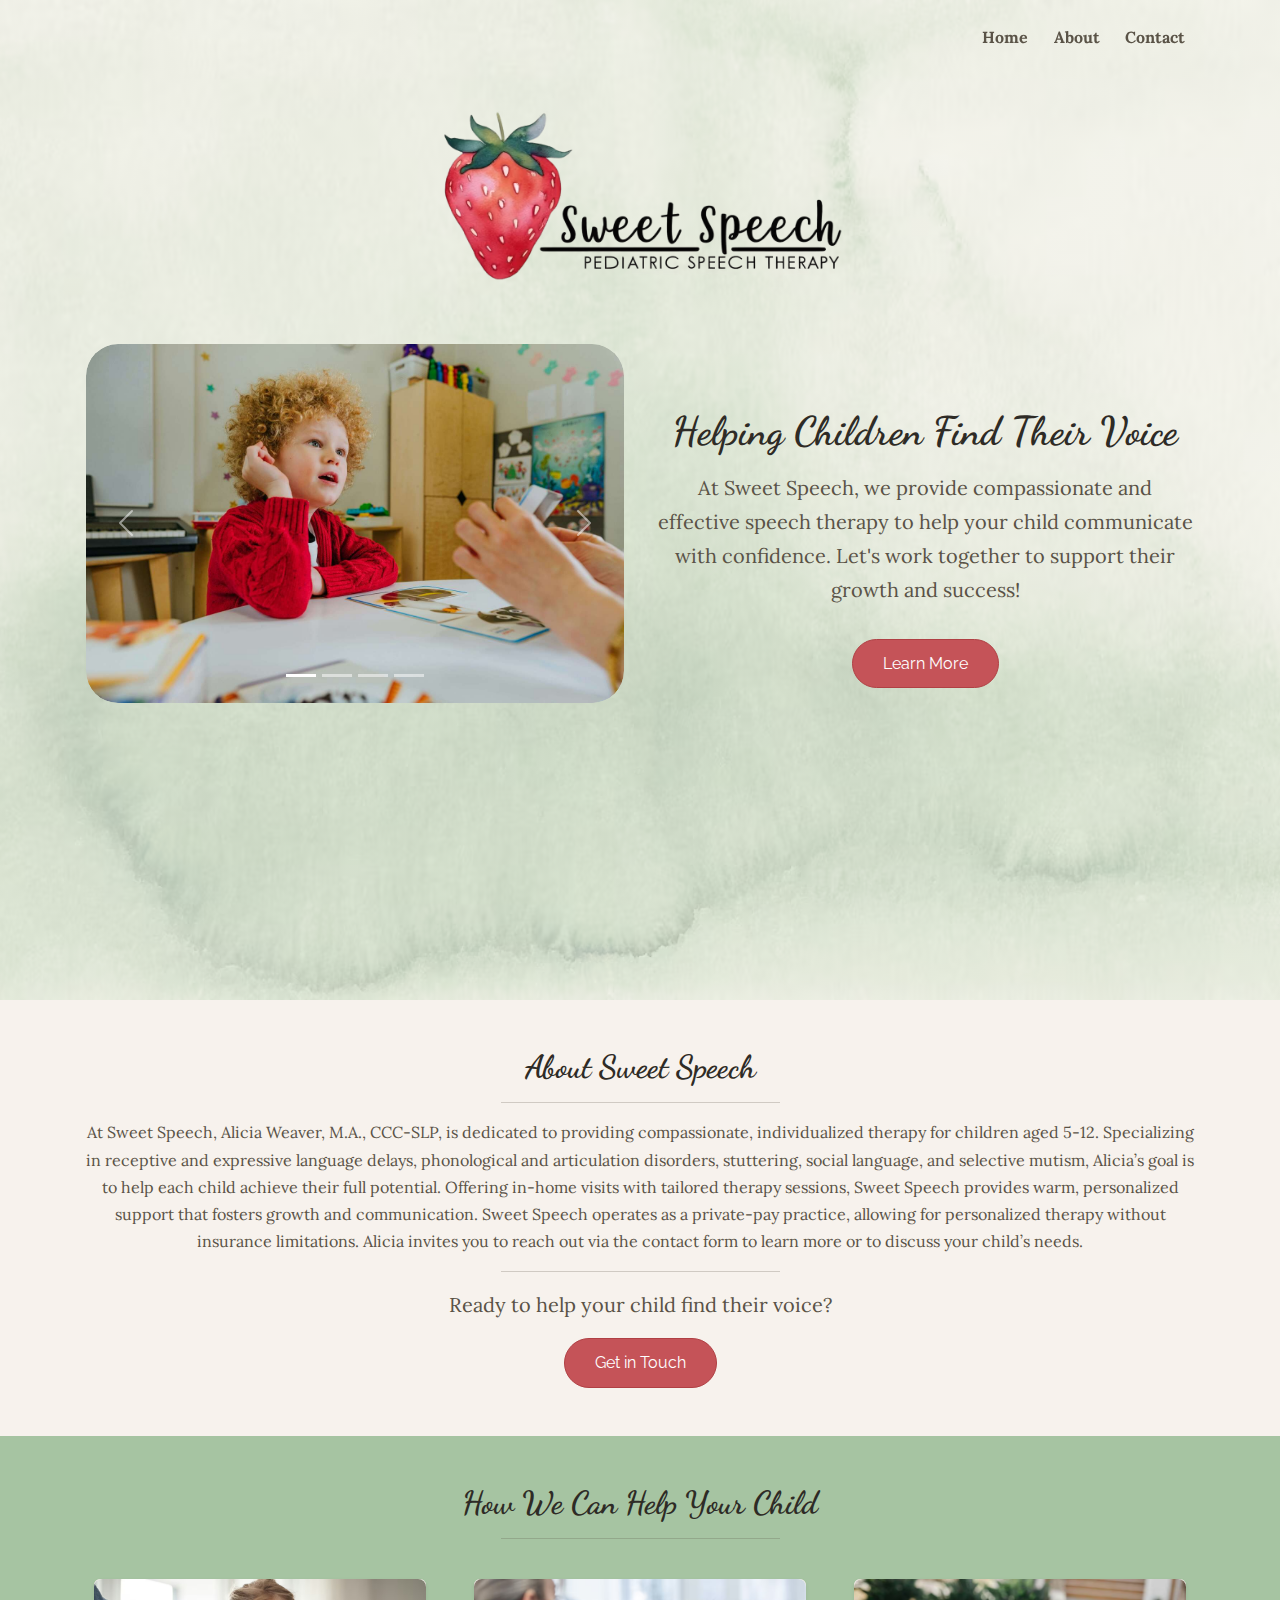
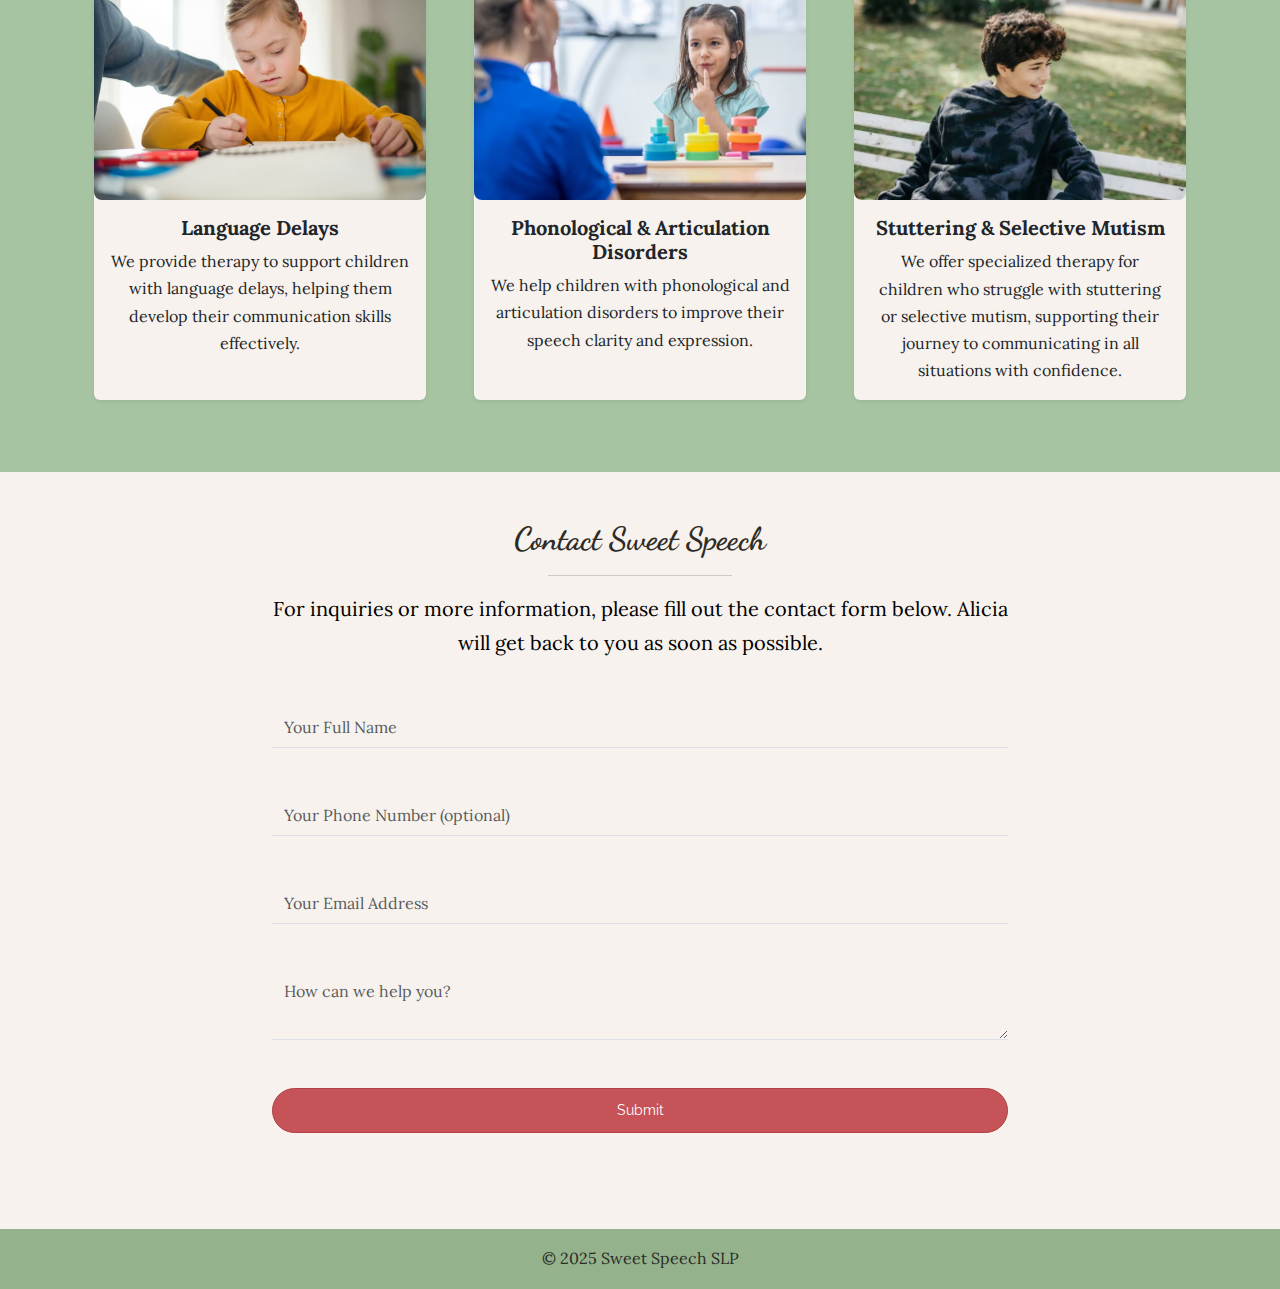
<file: index.html>
<!DOCTYPE html>
<html lang="en" data-theme="light">

<head>
  <meta charset="UTF-8" />
  <meta http-equiv="X-UA-Compatible" content="IE=edge" />
  <meta name="viewport" content="width=device-width, initial-scale=1.0" />

  <link rel="preconnect" href="https://fonts.googleapis.com">
  <link rel="preconnect" href="https://fonts.gstatic.com" crossorigin>
  <link
    href="https://fonts.googleapis.com/css2?family=Dancing+Script:wght@400;700&family=Lora:wght@400;700&family=Raleway:wght@400;700&display=swap"
    rel="stylesheet">
  <link rel="stylesheet" href="css/font-awesome.css" />
  <link rel="stylesheet" href="css/bootstrap.css" />
  <link rel="stylesheet" href="css/styles.css" />

  <title>Sweet Speech SLP - Pediatric Speech Therapy</title>
  <meta name="description"
    content="Sweet Speech SLP offers professional pediatric speech therapy services with a focus on language delays, phonological disorders, articulation issues, and more. Helping school-age children improve speech, language, and communication skills." />
  <meta name="keywords"
    content="speech therapy, pediatric speech therapy, language delays, articulation disorders, stuttering, selective mutism, auditory processing, school-age children, therapy for children" />
  <meta name="robots" content="index, follow" />

  <meta property="og:title" content="Sweet Speech SLP - Pediatric Speech Therapy" />
  <meta property="og:description"
    content="Sweet Speech SLP offers personalized pediatric speech therapy for children aged 6-12, specializing in language delays, stuttering, and articulation disorders." />
  <meta property="og:image" content="https://www.sweetspeechslp.com/images/sweet_speech_og.avif" />
  <meta property="og:url" content="https://www.sweetspeechslp.com" />
  <meta property="og:type" content="website" />

  <meta name="twitter:card" content="summary_large_image" />
  <meta name="twitter:title" content="Sweet Speech SLP - Pediatric Speech Therapy" />
  <meta name="twitter:description"
    content="Sweet Speech SLP offers professional pediatric speech therapy services with a focus on language delays, phonological disorders, articulation issues, and more. Helping school-age children improve speech, language, and communication skills." />
  <meta name="twitter:image" content="https://www.sweetspeechslp.com/images/sweet_speech_og.avif" />
</head>

<body id="home">

  <!--Home-->
  <nav class="navbar navbar-expand-lg fixed-top" id="navbar">
    <div class="container">
      <button class="navbar-toggler ms-auto" type="button" data-bs-toggle="collapse" data-bs-target="#navbarNavDropdown"
        aria-controls="navbarNavDropdown" aria-expanded="false" aria-label="Toggle navigation" onclick="toggleNavbar()">
        <span class="navbar-toggler-icon"></span>
      </button>
      <div class="collapse navbar-collapse" id="navbarNavDropdown">
        <ul class="navbar-nav ms-auto">
          <li class="nav-item">
            <a class="nav-link lead" aria-current="page" href="#home">Home</a>
          </li>
          <li class="nav-item">
            <a class="nav-link lead" href="./about.html">About</a>
          </li>
          <li class="nav-item">
            <a class="nav-link lead" href="#contact">Contact</a>
          </li>
        </ul>
      </div>
    </div>
  </nav>

  <!--Header-->
  <header class="header py-4 py-lg-6 vh-100">
    <div class="container">
      <div class="row mb-5 text-center">
        <div class="col-12 d-flex justify-content-center align-items-center pt-4 pt-md-5 pt-lg-0 pb-3 pb-md-5">
          <div class="header-img-wrapper overflow-hidden">
            <img class="header-image img-fluid" src="./images/sweetspeechlogonobg.avif" alt="Sweet Speech Logo">
          </div>
        </div>
        <div class="col-lg-6 d-flex justify-content-center align-items-center pb-5 px-3 px-md-5 px-lg-3">
          <div id="slider" class="carousel slide" data-bs-ride="carousel">
            <div class="carousel-indicators">
              <button class="active" type="button" data-bs-slide-to="0" data-bs-target="#slider" aria-current="true"
                aria-label="Slide 1"></button>
              <button type="button" data-bs-slide-to="1" data-bs-target="#slider" aria-label="Slide 2"></button>
              <button type="button" data-bs-slide-to="2" data-bs-target="#slider" aria-label="Slide 3"></button>
              <button type="button" data-bs-slide-to="3" data-bs-target="#slider" aria-label="Slide 4"></button>
            </div>
            <div class="carousel-inner rounded-5">
              <div class="carousel-item active">
                <img src="images/curly_speech.jpg" alt="child in speech" class="d-block w-100 rounded-5" />
              </div>
              <div class="carousel-item">
                <img src="images/kids_laughing.avif" alt="kids laughing on rug" class="d-block w-100 rounded-5" />
              </div>
              <div class="carousel-item">
                <img src="images/dino_boy.avif" alt="boy with dinosaurs" class="d-block w-100 rounded-5" />
              </div>
              <div class="carousel-item">
                <img src="images/student2.avif" alt="child in speech" class="d-block w-100 rounded-5" />
              </div>
            </div>
            <!-- Buttons -->
            <button class="carousel-control-prev" type="button" data-bs-slide="prev" data-bs-target="#slider">
              <span class="carousel-control-prev-icon"></span>
              <span class="visually-hidden">Previous</span>
            </button>
            <button class="carousel-control-next" type="button" data-bs-slide="next" data-bs-target="#slider">
              <span class="carousel-control-next-icon"></span>
              <span class="visually-hidden">Next</span>
            </button>
          </div>

        </div>
        <div class="col-lg-6 header-text d-flex flex-column align-items-center justify-content-center text-center px-3">
          <h1 class="display-6 fw-bold">Helping Children Find Their Voice</h1>
          <p class="fs-5">At Sweet Speech, we provide compassionate and effective speech therapy to help your child
            communicate with confidence. Let's work together to support their growth and success!</p>
          <a href="#info" class="btn btn-primary mt-3">Learn More</a>
        </div>
      </div>
    </div>
  </header>


  <!--Info-->
  <section class="info bg-light py-5" id="info">
    <div class="container">
      <div class="row">
        <div class="col-12 text-center">
          <h2>About Sweet Speech</h2>
          <hr class="w-25 mx-auto" />
          <p>At Sweet Speech, Alicia Weaver, M.A., CCC-SLP, is dedicated to providing compassionate, individualized
            therapy for children aged 5-12. Specializing in receptive and expressive language delays, phonological and
            articulation disorders, stuttering, social language, and selective mutism, Alicia’s goal is to help each
            child achieve their full potential. Offering in-home visits with tailored therapy sessions, Sweet Speech
            provides warm, personalized support that fosters growth and communication. Sweet Speech operates as a
            private-pay practice, allowing for personalized therapy without insurance limitations. Alicia invites you to
            reach out via the contact form to learn more or to discuss your child’s needs.</p>
          <hr class="w-25 mx-auto" />
          <p class="lead mb-0">Ready to help your child find their voice?</p>
          <a href="#contact" class="btn btn-primary mt-3">Get in Touch</a>
        </div>
      </div>
    </div>
  </section>

  <!--Services-->
  <section id="services" class="services py-5">
    <div class="container">
      <div class="row text-center mb-4">
        <div class="col-12">
          <h2 class="fw-bold text-dark">How We Can Help Your Child</h2>
          <hr class="w-25 mx-auto" />
        </div>
      </div>

      <div class="row">
        <div class="col-md-4 mb-4 px-4">
          <div class="card h-100 border-0 shadow-sm bg-light">
            <img src="images/girl_drawing.avif" class="card-img-top rounded-3" alt="girl drawing">
            <div class="card-body text-center">
              <h5 class="card-title">Language Delays</h5>
              <p class="card-text">We provide therapy to support children with language delays, helping them develop
                their communication skills effectively.</p>
            </div>
          </div>
        </div>

        <div class="col-md-4 mb-4 px-4">
          <div class="card h-100 border-0 shadow-sm bg-light">
            <img src="images/girl_artic.avif" class="card-img-top rounded-3" alt="girl in speech therapy">
            <div class="card-body text-center">
              <h5 class="card-title">Phonological & Articulation Disorders</h5>
              <p class="card-text">We help children with phonological and articulation disorders to improve their speech
                clarity and expression.</p>
            </div>
          </div>
        </div>

        <div class="col-md-4 mb-4 px-4">
          <div class="card h-100 border-0 bg-light shadow-sm">
            <img src="images/boy_side.avif" class="card-img-top rounded-3" alt="boy on bench">
            <div class="card-body text-center">
              <h5 class="card-title">Stuttering & Selective Mutism</h5>
              <p class="card-text">We offer specialized therapy for children who struggle with stuttering or selective
                mutism, supporting their journey to communicating in all situations with confidence.</p>
            </div>
          </div>
        </div>
      </div>
    </div>
  </section>


  <!-- Contact -->
  <section id="contact" class="contact bg-light py-5 px-3">
    <div class="container">
      <div class="row">
        <div class="col-md-8 offset-md-2">
          <div class="text-center mb-5">
            <h2 class="fw-bold">Contact Sweet Speech</h2>
            <hr class="w-25 mx-auto" />
            <p class="lead text-black">
              For inquiries or more information, please fill out the contact form below. Alicia will get back to you
              as soon as possible.
            </p>
          </div>

          <!-- Form -->
          <form name="contact" method="POST" data-netlify="true" data-netlify-recaptcha="true">
            <input type="hidden" name="form-name" value="contact">
            <div style="display:none;">
              <label for="bot-field">Don't fill this out:</label>
              <input id="bot-field" name="bot-field" type="text" />
            </div>

            <div class="mb-5">
              <input type="text"
                class="form-control bg-transparent border-top-0 border-start-0 border-end-0 rounded-0 border-muted"
                name="name" placeholder="Your Full Name" />
            </div>
            <div class="mb-5">
              <input type="tel"
                class="form-control bg-transparent border-top-0 border-start-0 border-end-0 rounded-0 border-muted"
                name="phone" placeholder="Your Phone Number (optional)" />
            </div>
            <div class="mb-5">
              <input type="email"
                class="form-control bg-transparent border-top-0 border-start-0 border-end-0 rounded-0 border-muted"
                name="email" placeholder="Your Email Address" />
            </div>
            <div class="mb-5">
              <textarea
                class="form-control bg-transparent border-top-0 border-start-0 border-end-0 rounded-0 border-muted"
                name="message" placeholder="How can we help you?"></textarea>
            </div>
            <div data-netlify-recaptcha="true" class="mb-5"></div>
            <div class="mb-5 d-grid">
              <button type="submit" class="btn btn-primary btn-sm">Submit</button>
            </div>
          </form>
        </div>
      </div>
    </div>
  </section>


  <!--Footer-->
  <section class="bg-secondary">
    <div class="container">
      <footer class="d-flex flex-wrap justify-content-between align-items-center py-3">
        <div class="col-12 text-center">
          <span class="mb-md-0 text-dark">© 2025 Sweet Speech SLP</span>
        </div>
      </footer>
    </div>
  </section>



  <script src="js/bootstrap.bundle.min.js"></script>
  <script src="js/script.js"></script>
  <script src="js/navbar.js"></script>
</body>

</html>
</file>
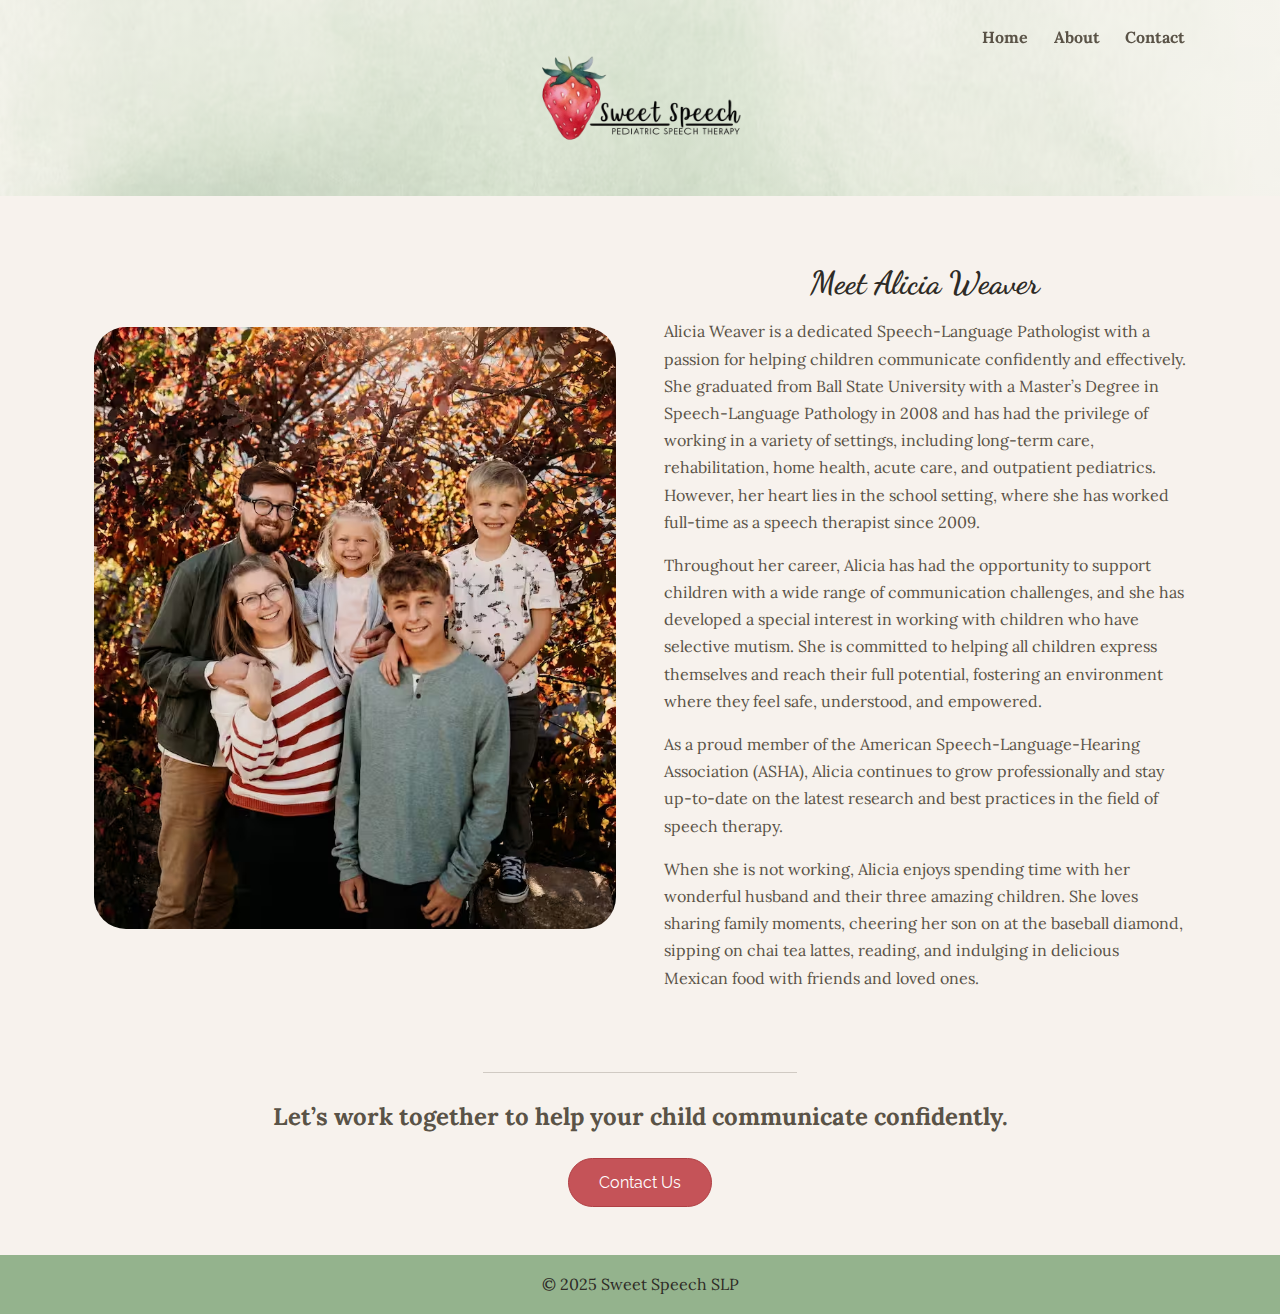
<file: about.html>
<head>
  <meta charset="UTF-8" />
  <meta http-equiv="X-UA-Compatible" content="IE=edge" />
  <meta name="viewport" content="width=device-width, initial-scale=1.0" />

  <link rel="preconnect" href="https://fonts.googleapis.com">
  <link rel="preconnect" href="https://fonts.gstatic.com" crossorigin>
  <link
    href="https://fonts.googleapis.com/css2?family=Dancing+Script:wght@400;700&family=Lora:wght@400;700&family=Raleway:wght@400;700&display=swap"
    rel="stylesheet">
  <link rel="stylesheet" href="css/font-awesome.css" />
  <link rel="stylesheet" href="css/bootstrap.css" />
  <link rel="stylesheet" href="css/styles.css" />

  <title>About Alicia Weaver - Sweet Speech SLP</title>
  <meta name="description"
    content="Learn about Alicia Weaver, a dedicated Speech-Language Pathologist with over a decade of experience helping children communicate confidently." />
  <meta name="keywords"
    content="Alicia Weaver, Speech-Language Pathologist, pediatric speech therapy, communication skills, selective mutism, language development" />
  <meta name="robots" content="index, follow" />

  <meta property="og:title" content="About Alicia Weaver - Sweet Speech SLP" />
  <meta property="og:description"
    content="Discover Alicia Weaver's journey and commitment as a Speech-Language Pathologist, specializing in pediatric speech therapy." />
  <meta property="og:image" content="https://www.sweetspeechslp.com/images/sweet_speech_og.avif" />
  <meta property="og:url" content="https://www.sweetspeechslp.com/about" />
  <meta property="og:type" content="profile" />
  <meta property="profile:first_name" content="Alicia" />
  <meta property="profile:last_name" content="Weaver" />
  <meta property="profile:username" content="AliciaWeaverSLP" />
  <meta property="profile:gender" content="female" />

  <meta name="twitter:card" content="summary_large_image" />
  <meta name="twitter:title" content="About Alicia Weaver - Sweet Speech SLP" />
  <meta name="twitter:description"
    content="Meet Alicia Weaver, a passionate Speech-Language Pathologist dedicated to empowering children through effective communication." />
  <meta name="twitter:image" content="https://www.sweetspeechslp.com/images/sweet_speech_og.avif" />
</head>


<body id="home">

  <!--Home-->
  <nav class="navbar navbar-expand-lg fixed-top" id="navbar">
    <div class="container">
      <button class="navbar-toggler ms-auto" type="button" data-bs-toggle="collapse" data-bs-target="#navbarNavDropdown"
        aria-controls="navbarNavDropdown" aria-expanded="false" aria-label="Toggle navigation" onclick="toggleNavbar()">
        <span class="navbar-toggler-icon"></span>
      </button>
      <div class="collapse navbar-collapse" id="navbarNavDropdown">
        <ul class="navbar-nav ms-auto">
          <li class="nav-item">
            <a class="nav-link lead" aria-current="page" href="./index.html">Home</a>
          </li>
          <li class="nav-item">
            <a class="nav-link lead" href="./about.html">About</a>
          </li>
          <li class="nav-item">
            <a class="nav-link lead" href="./index.html#contact">Contact</a>
          </li>
        </ul>
      </div>
    </div>
  </nav>

  <!--About-->
  <header class="about pt-5 pb-3">
    <div class="container">
      <div class="row mb-5 text-center">
        <div class="col-12 d-flex justify-content-center align-items-center">
          <div class="about-img-wrapper overflow-hidden">
            <img class="about-image img-fluid" src="./images/sweetspeechlogonobg.avif" alt="Sweet Speech Logo">
          </div>
        </div>
      </div>
    </div>
  </header>


  <section class="about-page bg-light pt-1 mt-n3 pb-5">
    <div class="container mb-5 mt-0 my-md-5">
      <div class="row align-items-center">
        <div class="col-12 col-xl-6 d-flex justify-content-center align-items-center px-4">
          <img class="responsive-img img-fluid profile-pic pt-3 pt-md-0 rounded-5" alt="My Picture">
        </div>
        <div class="col-xl-6 px-4">
          <div class="row mt-3">
            <div class="col-lg-12 pt-4 pt-xl-0">
              <h2 class="text-center">Meet Alicia Weaver</h2>
            </div>
            <div class="col-lg-12 about-pgph">
              <p>Alicia Weaver is a dedicated Speech-Language Pathologist with a passion for helping children
                communicate confidently and effectively. She graduated from Ball State University with a Master’s Degree
                in Speech-Language Pathology in 2008 and has had the privilege of working in a variety of settings,
                including long-term care, rehabilitation, home health, acute care, and outpatient pediatrics. However,
                her heart lies in the school setting, where she has worked full-time as a speech therapist since 2009.
              </p>
            </div>
            <div class="col-lg-12 about-pgph">
              <p>Throughout her career, Alicia has had the opportunity to support children with a wide range of
                communication challenges, and she has developed a special interest in working with children who have
                selective mutism. She is committed to helping all children express themselves and reach their full
                potential, fostering an environment where they feel safe, understood, and empowered.</p>
            </div>
            <div class="col-lg-12 about-pgph">
              <p>As a proud member of the American Speech-Language-Hearing Association (ASHA), Alicia continues to grow
                professionally and stay up-to-date on the latest research and best practices in the field of speech
                therapy.</p>
            </div>
            <div class="col-lg-12 about-pgph">
              <p>When she is not working, Alicia enjoys spending time with her wonderful husband and their three amazing
                children. She loves sharing family moments, cheering her son on at the baseball diamond, sipping on chai
                tea lattes, reading, and indulging in delicious Mexican food with friends and loved ones.</p>
            </div>
          </div>
        </div>
      </div>
    </div>
    <div class="row pt-0 mt-n4 pt-lg-4">
      <div class="col-12 d-flex flex-column justify-content-center align-items-center px-4">
        <hr class="w-25 mx-auto" />
        <p class="fs-4 fw-bold pt-2 pb-3 pb-lg-1 text-center">Let’s work together to help your child communicate
          confidently.</p>
        <a href="./index.html#contact" class="btn btn-primary">Contact Us</a>
      </div>
    </div>
  </section>



  <!--Footer-->
  <section class="bg-secondary">
    <div class="container">
      <footer class="d-flex flex-wrap justify-content-between align-items-center py-3">
        <div class="col-12 text-center">
          <span class="mb-md-0 text-dark">© 2025 Sweet Speech SLP</span>
        </div>
      </footer>
    </div>
  </section>



  <script src="js/bootstrap.bundle.min.js"></script>
  <script src="js/script.js"></script>
  <script src="js/navbar.js"></script>
</body>

</html>
</file>
<file: css/styles.css>
html {
  scroll-padding-top: 60px;
}

body {
  font-family: "Lora", serif;
  color: #5a5347;
}

h1,
h2,
h3 {
  font-family: "Dancing Script", cursive;
  color: #2e2b26;
}

button,
.btn {
  background-color: #d04a4f;
  color: white;
  font-family: "Raleway", sans-serif;
}

.navbar {
  padding: 1rem 0;
  transition: background-color 0.3s ease;
}

.navbar .nav-link {
  color: #5a5347 !important;
  font-weight: bold;
}

.navbar .nav-link:hover {
  color: #2e2b26 !important;
  font-weight: bolder;
}

.navbar-sticky {
  background-color: rgba(162, 193, 159, 0.95);
  box-shadow: 0 0 10px rgba(0, 0, 0, 0.5);
}

.navbar-toggler-active {
  background-color: rgba(162, 193, 159, 0.95);
  box-shadow: 0 0 10px rgba(0, 0, 0, 0.5);
}

/* Default link colors */
.navbar .nav-link {
  color: #5a5347 !important;
  font-weight: bold;
}

.navbar .nav-link:hover {
  color: #2e2b26 !important;
  font-weight: bolder;
}

.navbar-sticky .nav-link {
  color: #2e2b26 !important;
}

.navbar-sticky .nav-link:hover {
  color: #5a5347 !important;
}

.navbar-toggler-active .nav-link {
  color: #2e2b26 !important;
}

.navbar-toggler-active .nav-link:hover {
  color: #5a5347 !important;
}

.header {
  min-height: 1000px;
  background: linear-gradient(to bottom right, rgba(247, 242, 237, 0.7), rgba(247, 242, 237, 0.7)), url("../images/green_watercolor.avif") no-repeat center center;
  background-size: cover;
}

.about {
  max-height: 500px;
  background: linear-gradient(to bottom right, rgba(247, 242, 237, 0.7), rgba(247, 242, 237, 0.7)), url("../images/green_watercolor.avif") no-repeat center center;
  background-size: cover;
}

.header-img-wrapper {
  width: 100%;
  max-width: 600px;
  height: 200px;
  overflow: hidden;
  display: flex;
  justify-content: center;
  align-items: center;
}

.header-image {
  width: 100%;
  height: auto;
  object-fit: cover;
}

.about-img-wrapper {
  width: 100%;
  max-width: 300px;
  height: 100px;
  overflow: hidden;
  display: flex;
  justify-content: center;
  align-items: center;
}

.about-image {
  width: 100%;
  height: auto;
  object-fit: cover;
}

.services {
  background-color: #a6c4a2;
}

.btn-primary {
  background-color: #C55358;
  border-color: #B04044;
}

.btn-primary:hover {
  background-color: #B04044;
}

.profile-pic {
  max-height: 625px;
}

.responsive-img {
  content: url("../images/profile_cropped.avif");
}

.about-cta {
  background-color: #a6c4a2;
}

@media (max-width: 1200px) {
  .responsive-img {
    content: url("../images/profile.avif");
    max-height: 300px;
  }
  .about-pgph {
    text-align: center;
  }
}
</file>
